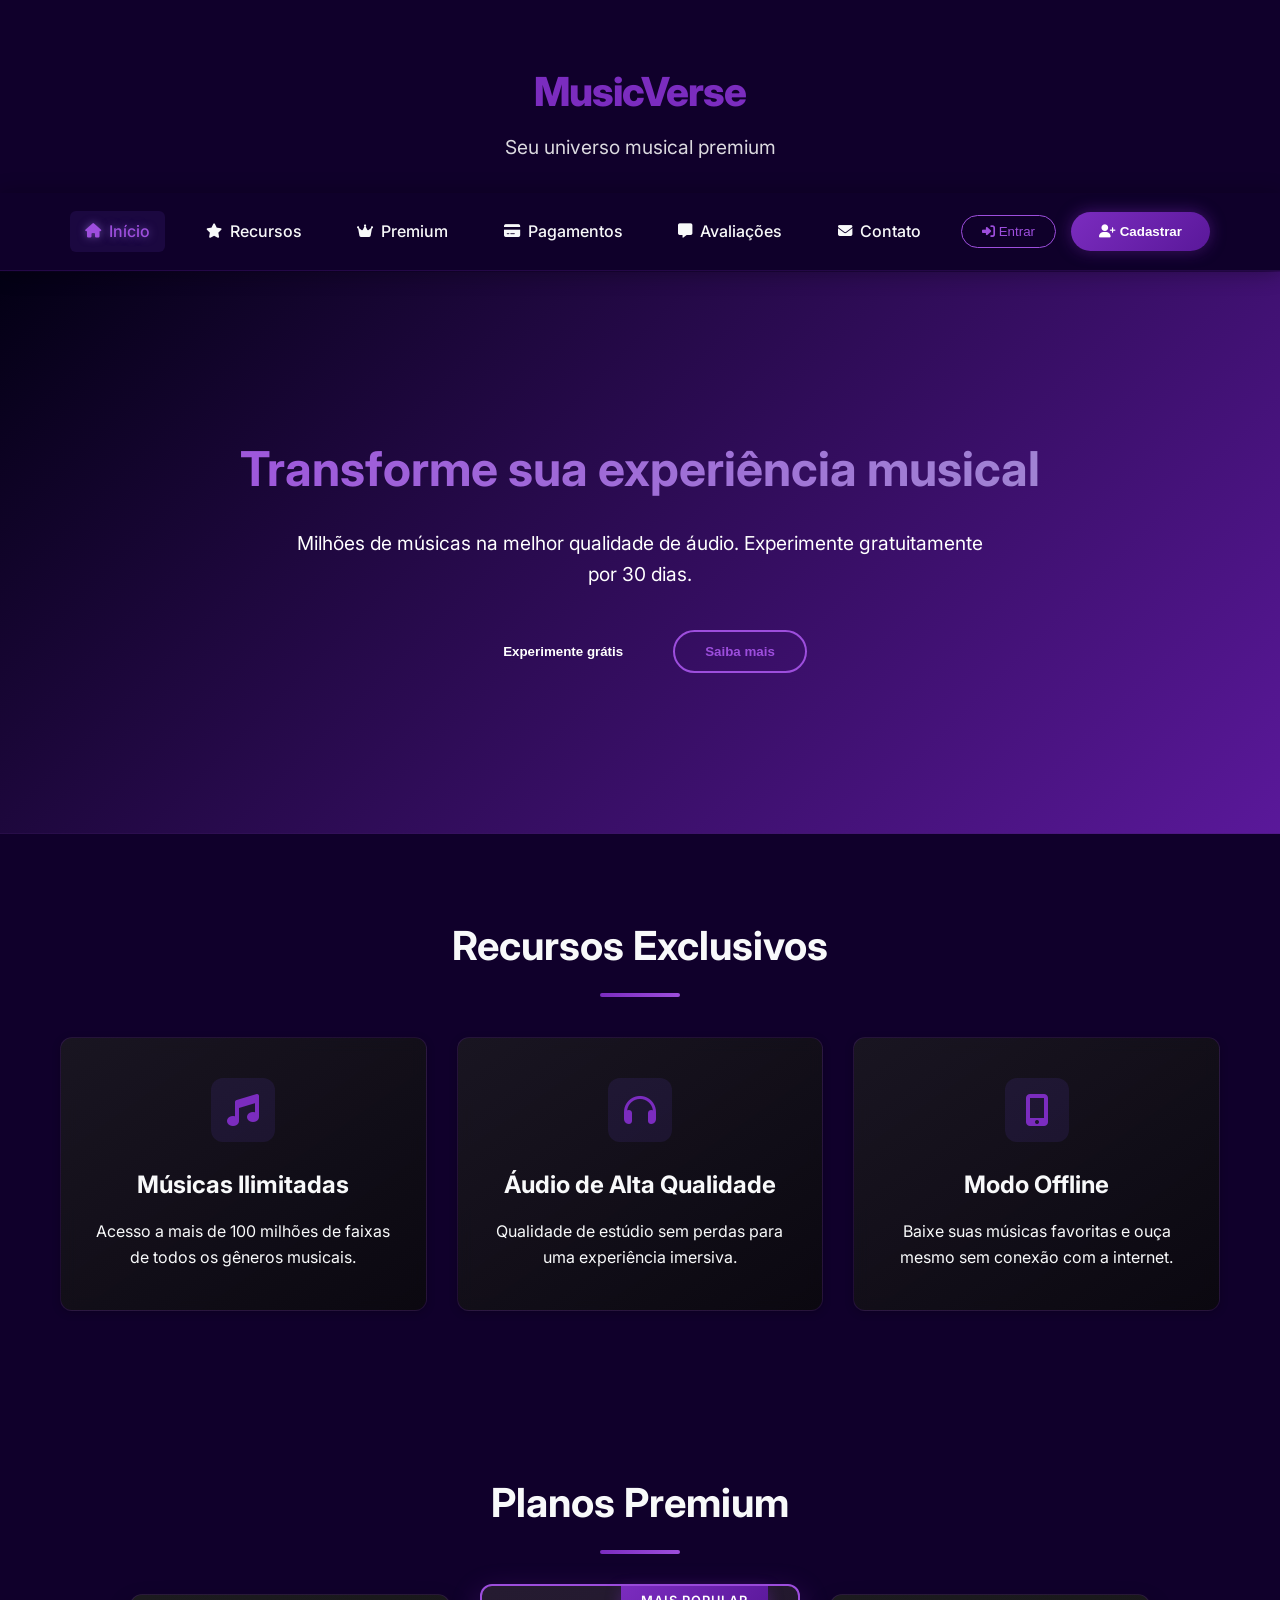
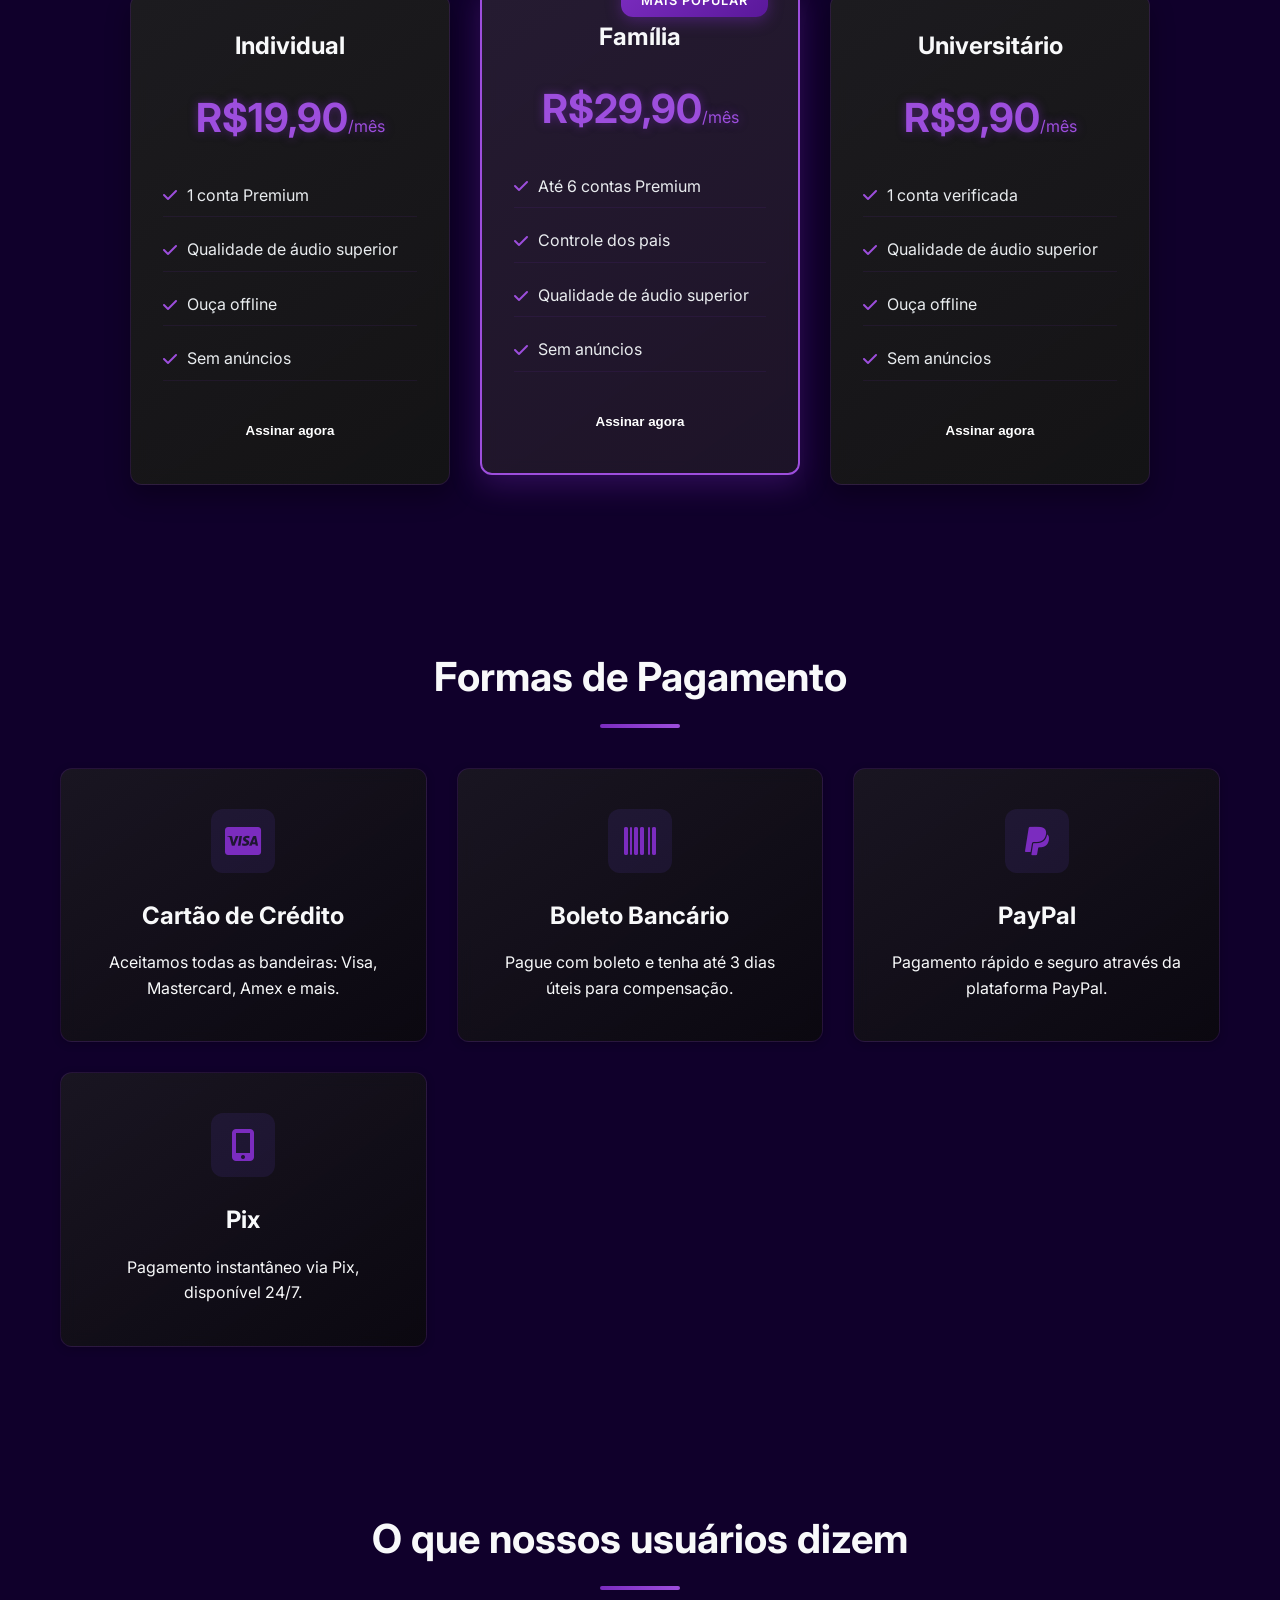
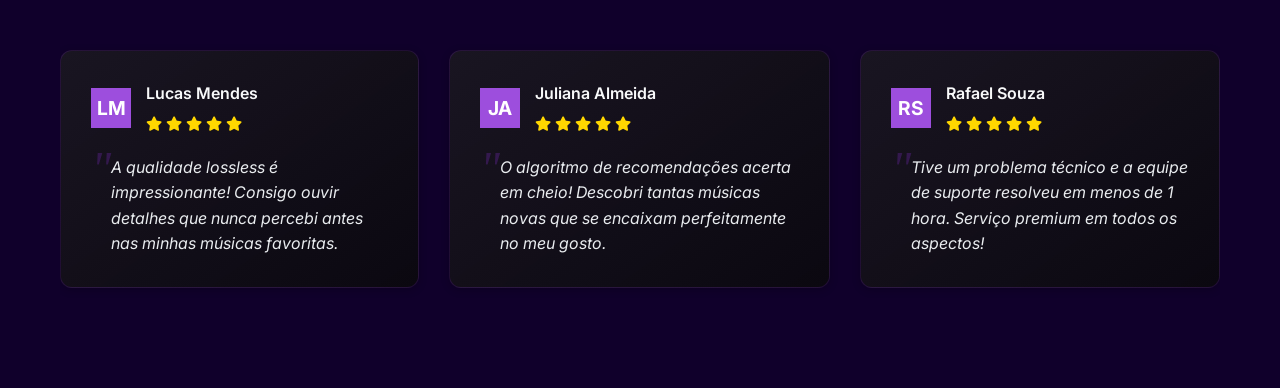
<file: index (2).html>
<!DOCTYPE html>
<html lang="pt-BR">
<head>
    <meta charset="UTF-8">
    <meta name="viewport" content="width=device-width, initial-scale=1.0">
    <title>MusicVerse | Streaming Musical Premium</title>
    <link rel="stylesheet" href="https://cdnjs.cloudflare.com/ajax/libs/font-awesome/6.4.0/css/all.min.css">
    <link href="https://fonts.googleapis.com/css2?family=Inter:wght@400;500;600;700&display=swap" rel="stylesheet">
    <style>
        /* ===== VARIÁVEIS ===== */
        :root {
            --primary: #7b2cbf;
            --primary-light: #9d4edd;
            --primary-dark: #5a189a;
            --bg: #10002b;
            --bg-dark: #030014;
            --text: #f8f9fa;
            --text-light: #e9ecef;
            --white: #ffffff;
            --shadow-sm: 0 2px 8px rgba(0,0,0,0.2);
            --shadow-md: 0 6px 12px rgba(0,0,0,0.25);
            --shadow-lg: 0 12px 24px rgba(0,0,0,0.3);
            --glow: 0 0 15px rgba(123, 44, 191, 0.5);
            --radius-sm: 6px;
            --radius-md: 12px;
            --radius-lg: 24px;
            --transition: all 0.3s cubic-bezier(0.25, 0.8, 0.25, 1);
        }

        /* ===== RESET ===== */
        * {
            margin: 0;
            padding: 0;
            box-sizing: border-box;
        }

        body {
            font-family: 'Inter', -apple-system, BlinkMacSystemFont, sans-serif;
            background-color: var(--bg);
            color: var(--text);
            line-height: 1.6;
            -webkit-font-smoothing: antialiased;
            min-height: 100vh;
        }

        /* ===== LAYOUT ===== */
        .container {
            width: 100%;
            max-width: 1200px;
            margin: 0 auto;
            padding: 0 20px;
        }

        .section {
            padding: 80px 0;
        }

        .section-title {
            font-size: 2.5rem;
            text-align: center;
            margin-bottom: 40px;
            position: relative;
        }

        .section-title::after {
            content: '';
            display: block;
            width: 80px;
            height: 4px;
            background: linear-gradient(to right, var(--primary), var(--primary-light));
            margin: 15px auto 0;
            border-radius: var(--radius-md);
        }

        /* ===== COMPONENTES ===== */
        /* Header */
        .header {
            background: transparent;
            padding: 60px 0 30px;
            text-align: center;
            position: relative;
            animation: fadeInDown 1s ease;
        }

        @keyframes fadeInDown {
            from {
                opacity: 0;
                transform: translateY(-30px);
            }
            to {
                opacity: 1;
                transform: translateY(0);
            }
        }

        .logo {
            font-size: 2.5rem;
            font-weight: 800;
            color: var(--primary);
            margin-bottom: 8px;
            letter-spacing: -1px;
        }

        .slogan {
            font-size: 1.2rem;
            color: rgba(255, 255, 255, 0.85);
        }

        /* Navigation */
        .navbar {
            background-color: rgba(16, 0, 43, 0.95);
            backdrop-filter: blur(12px);
            padding: 18px 0;
            position: sticky;
            top: 0;
            z-index: 100;
            border-bottom: 1px solid rgba(123, 44, 191, 0.2);
            box-shadow: 0 2px 20px rgba(0,0,0,0.3);
        }

        .navbar ul {
            display: flex;
            justify-content: space-between;
            align-items: center;
            list-style: none;
        }

        .navbar li {
            margin: 0 10px;
        }

        .navbar a {
            color: var(--light);
            text-decoration: none;
            font-weight: 500;
            padding: 8px 15px;
            border-radius: var(--radius-sm);
            transition: var(--transition-fast);
            display: flex;
            align-items: center;
            gap: 8px;
        }

        .navbar a:hover,
        .navbar a.active {
            color: var(--primary-light);
            background-color: rgba(138, 77, 255, 0.1);
            text-shadow: 0 0 8px rgba(179, 136, 255, 0.5);
        }

        .navbar a i {
            font-size: 0.9rem;
        }

        /* Auth Buttons */
        .auth-buttons {
            display: flex;
            align-items: center;
            gap: 15px;
        }

        .login-btn {
            padding: 8px 20px;
            border-radius: 20px;
            background-color: transparent;
            border: 1px solid var(--primary-light);
            color: var(--primary-light);
            font-weight: 500;
            cursor: pointer;
            transition: var(--transition-normal);
        }

        .login-btn:hover {
            background-color: rgba(138, 77, 255, 0.1);
        }

        .signup-btn {
            padding: 12px 28px;
            border-radius: 30px;
            background: linear-gradient(135deg, var(--primary) 0%, var(--primary-dark) 100%);
            color: white;
            font-weight: 600;
            cursor: pointer;
            transition: all 0.3s ease;
            border: none;
            box-shadow: var(--shadow-sm), var(--glow);
            position: relative;
            overflow: hidden;
        }

        .signup-btn::before {
            content: '';
            position: absolute;
            top: 0;
            left: -100%;
            width: 100%;
            height: 100%;
            background: linear-gradient(90deg, transparent, rgba(255,255,255,0.2), transparent);
            transition: 0.5s;
        }

        .signup-btn:hover::before {
            left: 100%;
        }

        .signup-btn:hover {
            background-color: var(--primary);
            box-shadow: var(--shadow-primary);
        }

        /* Hero Section */
        .hero {
            text-align: center;
            padding: 160px 0;
            background: linear-gradient(135deg, var(--bg-dark) 0%, var(--primary-dark) 100%);
            color: var(--white);
            position: relative;
            overflow: hidden;
            border-bottom: 1px solid rgba(123, 44, 191, 0.3);
        }
        
        .hero::before {
            content: '';
            position: absolute;
            top: 0;
            left: 0;
            width: 100%;
            height: 100%;
            background: radial-gradient(circle at 20% 50%, rgba(138, 77, 255, 0.15) 0%, transparent 50%);
            z-index: -1;
        }

        .hero h1 {
            font-size: 3rem;
            margin-bottom: 20px;
            background: linear-gradient(to right, var(--primary-light), #a18cd1);
            -webkit-background-clip: text;
            -webkit-text-fill-color: transparent;
        }

        .hero p {
            font-size: 1.2rem;
            color: var(--gray);
            max-width: 700px;
            margin: 0 auto 40px;
        }

        .cta-buttons {
            display: flex;
            justify-content: center;
            gap: 20px;
            margin-top: 30px;
        }

        .cta-primary {
            padding: 12px 30px;
            border-radius: 30px;
            background: var(--primary-gradient);
            color: white;
            font-weight: 600;
            text-decoration: none;
            transition: var(--transition-normal);
            border: none;
            cursor: pointer;
            box-shadow: var(--shadow-primary);
        }

        .cta-primary:hover {
            transform: translateY(-3px);
            box-shadow: 0 6px 20px rgba(106, 53, 255, 0.4);
        }

        .cta-secondary {
            padding: 12px 30px;
            border-radius: 30px;
            background-color: transparent;
            color: var(--primary-light);
            font-weight: 600;
            text-decoration: none;
            transition: var(--transition-normal);
            border: 2px solid var(--primary-light);
            cursor: pointer;
        }

        .cta-secondary:hover {
            background-color: rgba(138, 77, 255, 0.1);
            transform: translateY(-3px);
        }

        /* Features Section */
        .features-grid {
            display: grid;
            grid-template-columns: repeat(auto-fit, minmax(300px, 1fr));
            gap: 30px;
            margin-top: 40px;
        }

        .feature-card {
            background: linear-gradient(145deg, rgba(30, 30, 30, 0.7), rgba(10, 10, 10, 0.8));
            border-radius: var(--radius-md);
            padding: 40px 32px;
            text-align: center;
            transition: all 0.4s ease;
            border: 1px solid rgba(123, 44, 191, 0.2);
            box-shadow: var(--shadow-sm);
            backdrop-filter: blur(8px);
        }

        .feature-card:hover {
            transform: translateY(-8px);
            box-shadow: 0 15px 30px rgba(0,0,0,0.3);
            border-color: rgba(138, 77, 255, 0.3);
            background-color: rgba(40, 40, 40, 0.8);
        }

        .feature-card i {
            font-size: 2rem;
            color: var(--primary);
            margin-bottom: 24px;
            background-color: rgba(124, 77, 255, 0.1);
            width: 64px;
            height: 64px;
            display: flex;
            align-items: center;
            justify-content: center;
            border-radius: var(--radius-md);
            margin: 0 auto 24px;
        }

        .feature-card h3 {
            font-size: 1.5rem;
            margin-bottom: 15px;
        }

        .feature-card p {
            color: var(--gray);
        }

        /* Reviews Section Styles */
        .reviews-container {
            display: flex;
            gap: 30px;
            overflow-x: auto;
            padding: 20px 0;
            scrollbar-width: thin;
            scrollbar-color: var(--primary) var(--bg-dark);
        }

        .review-card {
            min-width: 300px;
            background: linear-gradient(145deg, rgba(30, 30, 30, 0.7), rgba(10, 10, 10, 0.8));
            border-radius: var(--radius-md);
            padding: 30px;
            border: 1px solid rgba(123, 44, 191, 0.2);
            box-shadow: var(--shadow-sm);
        }

        .review-header {
            display: flex;
            align-items: center;
            gap: 15px;
            margin-bottom: 20px;
        }

        .user-avatar {
            width: 50px;
            height: 50px;
            border-radius: 50%;
            background-color: var(--primary-light);
            display: flex;
            align-items: center;
            justify-content: center;
            color: white;
            font-weight: bold;
            font-size: 1.2rem;
        }

        .user-info {
            flex: 1;
        }

        .user-name {
            font-weight: 600;
            color: var(--text);
            margin-bottom: 5px;
        }

        .user-rating {
            color: #FFD700;
            font-size: 0.9rem;
        }

        .review-content {
            color: var(--text-light);
            line-height: 1.6;
            font-style: italic;
            position: relative;
            padding-left: 20px;
        }

        .review-content::before {
            content: '"';
            position: absolute;
            left: 0;
            top: -10px;
            font-size: 3rem;
            color: rgba(123, 44, 191, 0.3);
            font-family: serif;
            line-height: 1;
        }

        /* Premium Section */
        .pricing-cards {
            display: flex;
            justify-content: center;
            flex-wrap: wrap;
            gap: 30px;
            margin-top: 40px;
        }

        .pricing-card {
            background: linear-gradient(145deg, rgba(30, 30, 30, 0.9), rgba(20, 20, 20, 0.95));
            border-radius: var(--radius-md);
            padding: 32px;
            width: 100%;
            max-width: 320px;
            transition: var(--transition);
            position: relative;
            box-shadow: var(--shadow-lg);
            border: 1px solid rgba(123, 44, 191, 0.2);
            backdrop-filter: blur(8px);
        }

        .pricing-card.popular {
            background: linear-gradient(145deg, rgba(40, 30, 50, 0.9), rgba(30, 20, 40, 0.95));
            border: 2px solid var(--primary-light);
            transform: translateY(-10px);
            box-shadow: 0 10px 30px rgba(123, 44, 191, 0.3);
        }

        .popular-badge {
            position: absolute;
            top: 0;
            right: 30px;
            background: linear-gradient(135deg, var(--primary) 0%, var(--primary-dark) 100%);
            color: white;
            padding: 5px 20px;
            font-size: 0.8rem;
            font-weight: 600;
            border-bottom-left-radius: var(--radius-md);
            border-bottom-right-radius: var(--radius-md);
            box-shadow: 0 4px 15px rgba(123, 44, 191, 0.4);
            text-transform: uppercase;
            letter-spacing: 1px;
        }

        .pricing-card h3 {
            font-size: 1.5rem;
            margin-bottom: 20px;
            text-align: center;
        }

        .price {
            font-size: 2.5rem;
            font-weight: 700;
            text-align: center;
            margin-bottom: 25px;
            color: var(--primary-light);
            text-shadow: 0 0 10px rgba(123, 44, 191, 0.5);
        }

        .price span {
            font-size: 1rem;
            color: var(--gray);
            font-weight: 400;
        }

        .pricing-features {
            list-style: none;
            margin-bottom: 30px;
        }

        .pricing-features li {
            margin-bottom: 12px;
            color: var(--text-light);
            display: flex;
            align-items: center;
            gap: 10px;
            padding: 8px 0;
            border-bottom: 1px solid rgba(123, 44, 191, 0.1);
        }

        .pricing-features li i {
            color: var(--primary-light);
        }

        .btn-subscribe {
            width: 100%;
            padding: 12px;
            background: var(--primary-gradient);
            color: white;
            border: none;
            border-radius: var(--radius-md);
            font-weight: 600;
            cursor: pointer;
            transition: var(--transition-normal);
        }

        .btn-subscribe:hover {
            transform: translateY(-3px);
            box-shadow: var(--shadow-primary);
        }

        /* Auth Modal */
        .auth-modal {
            display: none;
            position: fixed;
            top: 0;
            left: 0;
            width: 100%;
            height: 100%;
            background-color: rgba(0, 0, 0, 0.8);
            z-index: 1000;
            justify-content: center;
            align-items: center;
        }

        .auth-container {
            background: rgba(30, 30, 30, 0.95);
            border-radius: var(--radius-md);
            width: 90%;
            max-width: 450px;
            padding: 40px;
            box-shadow: 0 10px 30px rgba(0,0,0,0.3);
            position: relative;
            border: 1px solid rgba(255,255,255,0.05);
            backdrop-filter: blur(10px);
        }

        .close-auth {
            position: absolute;
            top: 15px;
            right: 15px;
            font-size: 1.5rem;
            cursor: pointer;
            color: var(--gray);
            transition: var(--transition-fast);
        }

        .close-auth:hover {
            color: var(--light);
        }

        .auth-tabs {
            display: flex;
            margin-bottom: 30px;
            border-bottom: 1px solid rgba(255, 255, 255, 0.1);
        }

        .auth-tab {
            padding: 10px 20px;
            cursor: pointer;
            color: var(--gray);
            font-weight: 500;
            position: relative;
        }

        .auth-tab.active {
            color: var(--primary-light);
        }

        .auth-tab.active::after {
            content: '';
            position: absolute;
            bottom: -1px;
            left: 0;
            width: 100%;
            height: 2px;
            background-color: var(--primary-light);
        }

        .auth-form {
            display: none;
        }

        .auth-form.active {
            display: block;
        }

        .form-group {
            margin-bottom: 20px;
        }

        .form-group label {
            display: block;
            margin-bottom: 8px;
            font-weight: 500;
        }

        .form-control {
            width: 100%;
            padding: 12px 15px;
            background-color: rgba(255, 255, 255, 0.05);
            border: 1px solid rgba(255, 255, 255, 0.1);
            border-radius: var(--radius-md);
            color: var(--light);
            font-size: 1rem;
            transition: var(--transition-normal);
        }

        .form-control:focus {
            outline: none;
            border-color: var(--primary-light);
            box-shadow: 0 0 0 3px rgba(138, 77, 255, 0.2);
        }

        .submit-btn {
            width: 100%;
            padding: 12px;
            background: var(--primary-gradient);
            color: white;
            border: none;
            border-radius: var(--radius-md);
            font-size: 1rem;
            font-weight: 600;
            cursor: pointer;
            transition: var(--transition-normal);
            margin-top: 10px;
        }

        .submit-btn:hover {
            transform: translateY(-2px);
            box-shadow: var(--shadow-primary);
        }

        /* User Menu */
        .user-menu {
            display: none;
            position: relative;
        }

        .user-avatar {
            width: 40px;
            height: 40px;
            border-radius: var(--radius-circle);
            background-color: var(--primary-light);
            display: flex;
            align-items: center;
            justify-content: center;
            cursor: pointer;
            color: white;
        }

        .dropdown-menu {
            display: none;
            position: absolute;
            right: 0;
            top: 50px;
            background-color: var(--dark-light);
            min-width: 200px;
            border-radius: var(--radius-md);
            box-shadow: var(--shadow-lg);
            z-index: 100;
            overflow: hidden;
        }

        .dropdown-menu a {
            display: block;
            padding: 12px 20px;
            color: var(--light);
            text-decoration: none;
            transition: var(--transition-fast);
            display: flex;
            align-items: center;
            gap: 10px;
        }

        .dropdown-menu a:hover {
            background-color: rgba(255, 255, 255, 0.05);
            color: var(--primary-light);
        }

        .dropdown-menu a i {
            width: 20px;
            text-align: center;
        }

        .show {
            display: block;
        }

        /* Responsividade */
        @media (max-width: 992px) {
            .section {
                padding: 60px 0;
            }
            
            .hero h1 {
                font-size: 2.5rem;
            }
            
            .section-title {
                font-size: 2rem;
            }
            
            .features-grid {
                grid-template-columns: repeat(auto-fit, minmax(250px, 1fr));
            }
        }

        @media (max-width: 768px) {
            .navbar ul {
                flex-wrap: wrap;
                justify-content: center;
            }
            
            .auth-buttons {
                margin: 15px 0 0;
            }
            
            .hero {
                padding: 80px 0;
            }
            
            .hero h1 {
                font-size: 2rem;
            }
            
            .cta-buttons {
                flex-direction: column;
                align-items: center;
            }
            
            .cta-primary,
            .cta-secondary {
                width: 100%;
                max-width: 250px;
            }
        }

        @media (max-width: 576px) {
            .section {
                padding: 50px 0;
            }
            
            .section-title {
                font-size: 1.8rem;
            }
            
            .auth-container {
                padding: 30px 20px;
            }
            
            .auth-tab {
                padding: 10px 15px;
                font-size: 0.9rem;
            }
        }
    </style>
</head>
<body>
    <!-- Header -->
    <header class="header">
        <div class="container">
            <div class="logo">MusicVerse</div>
            <div class="slogan">Seu universo musical premium</div>
        </div>
    </header>
    
    <!-- Navigation -->
    <nav class="navbar">
        <div class="container">
            <ul>
                <li><a href="#home" class="active"><i class="fas fa-home"></i> Início</a></li>
                <li><a href="#features"><i class="fas fa-star"></i> Recursos</a></li>
                <li><a href="#premium"><i class="fas fa-crown"></i> Premium</a></li>
                <li><a href="#payments"><i class="fas fa-credit-card"></i> Pagamentos</a></li>
                <li><a href="#reviews"><i class="fas fa-comment-alt"></i> Avaliações</a></li>
                <li><a href="#contact"><i class="fas fa-envelope"></i> Contato</a></li>
                <li class="auth-buttons">
                    <button class="login-btn" id="openLogin"><i class="fas fa-sign-in-alt"></i> Entrar</button>
                    <button class="signup-btn" id="openSignup"><i class="fas fa-user-plus"></i> Cadastrar</button>
                    <div class="user-menu" id="userMenu">
                        <div class="user-avatar" id="userAvatar">
                            <i class="fas fa-user"></i>
                        </div>
                        <div class="dropdown-menu" id="dropdownMenu">
                            <a href="#"><i class="fas fa-user-circle"></i> Perfil</a>
                            <a href="#"><i class="fas fa-cog"></i> Configurações</a>
                            <a href="#"><i class="fas fa-headphones"></i> Playlists</a>
                            <a href="#" id="logoutBtn"><i class="fas fa-sign-out-alt"></i> Sair</a>
                        </div>
                    </div>
                </li>
            </ul>
        </div>
    </nav>

    <!-- Main Content -->
    <main>
        <!-- Hero Section -->
        <section class="hero section" id="home">
            <div class="container">
                <h1>Transforme sua experiência musical</h1>
                <p>Milhões de músicas na melhor qualidade de áudio. Experimente gratuitamente por 30 dias.</p>
                <div class="cta-buttons">
                    <button class="cta-primary" id="openSignupHero">Experimente grátis</button>
                    <button class="cta-secondary" id="openLoginHero">Saiba mais</button>
                </div>
            </div>
        </section>

        <!-- Features Section -->
        <section class="section" id="features">
            <div class="container">
                <h2 class="section-title">Recursos Exclusivos</h2>
                <div class="features-grid">
                    <div class="feature-card">
                        <i class="fas fa-music"></i>
                        <h3>Músicas Ilimitadas</h3>
                        <p>Acesso a mais de 100 milhões de faixas de todos os gêneros musicais.</p>
                    </div>
                    <div class="feature-card">
                        <i class="fas fa-headphones"></i>
                        <h3>Áudio de Alta Qualidade</h3>
                        <p>Qualidade de estúdio sem perdas para uma experiência imersiva.</p>
                    </div>
                    <div class="feature-card">
                        <i class="fas fa-mobile-alt"></i>
                        <h3>Modo Offline</h3>
                        <p>Baixe suas músicas favoritas e ouça mesmo sem conexão com a internet.</p>
                    </div>
                </div>
            </div>
        </section>

        <!-- Premium Section -->
        <section class="section" id="premium">
            <div class="container">
                <h2 class="section-title">Planos Premium</h2>
                <div class="pricing-cards">
                    <div class="pricing-card">
                        <h3>Individual</h3>
                        <p class="price">R$19,90<span>/mês</span></p>
                        <ul class="pricing-features">
                            <li><i class="fas fa-check"></i> 1 conta Premium</li>
                            <li><i class="fas fa-check"></i> Qualidade de áudio superior</li>
                            <li><i class="fas fa-check"></i> Ouça offline</li>
                            <li><i class="fas fa-check"></i> Sem anúncios</li>
                        </ul>
                        <button class="btn-subscribe">Assinar agora</button>
                    </div>
                    <div class="pricing-card popular">
                        <span class="popular-badge">Mais popular</span>
                        <h3>Família</h3>
                        <p class="price">R$29,90<span>/mês</span></p>
                        <ul class="pricing-features">
                            <li><i class="fas fa-check"></i> Até 6 contas Premium</li>
                            <li><i class="fas fa-check"></i> Controle dos pais</li>
                            <li><i class="fas fa-check"></i> Qualidade de áudio superior</li>
                            <li><i class="fas fa-check"></i> Sem anúncios</li>
                        </ul>
                        <button class="btn-subscribe">Assinar agora</button>
                    </div>
                    <div class="pricing-card">
                        <h3>Universitário</h3>
                        <p class="price">R$9,90<span>/mês</span></p>
                        <ul class="pricing-features">
                            <li><i class="fas fa-check"></i> 1 conta verificada</li>
                            <li><i class="fas fa-check"></i> Qualidade de áudio superior</li>
                            <li><i class="fas fa-check"></i> Ouça offline</li>
                            <li><i class="fas fa-check"></i> Sem anúncios</li>
                        </ul>
                        <button class="btn-subscribe">Assinar agora</button>
                    </div>
                </div>
            </div>
        </section>

        <!-- Payment Methods Section -->
        <section class="section" id="payments">
            <div class="container">
                <h2 class="section-title">Formas de Pagamento</h2>
                <div class="features-grid">
                    <div class="feature-card">
                        <i class="fab fa-cc-visa"></i>
                        <h3>Cartão de Crédito</h3>
                        <p>Aceitamos todas as bandeiras: Visa, Mastercard, Amex e mais.</p>
                    </div>
                    <div class="feature-card">
                        <i class="fas fa-barcode"></i>
                        <h3>Boleto Bancário</h3>
                        <p>Pague com boleto e tenha até 3 dias úteis para compensação.</p>
                    </div>
                    <div class="feature-card">
                        <i class="fab fa-paypal"></i>
                        <h3>PayPal</h3>
                        <p>Pagamento rápido e seguro através da plataforma PayPal.</p>
                    </div>
                    <div class="feature-card">
                        <i class="fas fa-mobile-alt"></i>
                        <h3>Pix</h3>
                        <p>Pagamento instantâneo via Pix, disponível 24/7.</p>
                    </div>
                </div>
            </div>
        </section>

        <!-- Reviews Section -->
        <section class="section" id="reviews">
            <div class="container">
                <h2 class="section-title">O que nossos usuários dizem</h2>
                <div class="reviews-container">
                    <div class="review-card">
                        <div class="review-header">
                            <div class="user-avatar">LM</div>
                            <div class="user-info">
                                <div class="user-name">Lucas Mendes</div>
                                <div class="user-rating">
                                    <i class="fas fa-star"></i>
                                    <i class="fas fa-star"></i>
                                    <i class="fas fa-star"></i>
                                    <i class="fas fa-star"></i>
                                    <i class="fas fa-star"></i>
                                </div>
                            </div>
                        </div>
                        <div class="review-content">
                            A qualidade lossless é impressionante! Consigo ouvir detalhes que nunca percebi antes nas minhas músicas favoritas.
                        </div>
                    </div>
                    <div class="review-card">
                        <div class="review-header">
                            <div class="user-avatar">JA</div>
                            <div class="user-info">
                                <div class="user-name">Juliana Almeida</div>
                                <div class="user-rating">
                                    <i class="fas fa-star"></i>
                                    <i class="fas fa-star"></i>
                                    <i class="fas fa-star"></i>
                                    <i class="fas fa-star"></i>
                                    <i class="fas fa-star"></i>
                                </div>
                            </div>
                        </div>
                        <div class="review-content">
                            O algoritmo de recomendações acerta em cheio! Descobri tantas músicas novas que se encaixam perfeitamente no meu gosto.
                        </div>
                    </div>
                    <div class="review-card">
                        <div class="review-header">
                            <div class="user-avatar">RS</div>
                            <div class="user-info">
                                <div class="user-name">Rafael Souza</div>
                                <div class="user-rating">
                                    <i class="fas fa-star"></i>
                                    <i class="fas fa-star"></i>
                                    <i class="fas fa-star"></i>
                                    <i class="fas fa-star"></i>
                                    <i class="fas fa-star"></i>
                                </div>
                            </div>
                        </div>
                        <div class="review-content">
                            Tive um problema técnico e a equipe de suporte resolveu em menos de 1 hora. Serviço premium em todos os aspectos!
                        </div>
                    </div>
                </div>
            </div>
        </section>
    </main>

    <!-- Auth Modal -->
    <div class="auth-modal" id="authModal">
        <div class="auth-container">
            <span class="close-auth" id="closeAuth">&times;</span>
            <div class="auth-tabs">
                <div class="auth-tab active" data-tab="login">Entrar</div>
                <div class="auth-tab" data-tab="signup">Cadastrar</div>
            </div>
            <form class="auth-form active" id="loginForm">
                <div class="form-group">
                    <label for="loginEmail">Email</label>
                    <input type="email" id="loginEmail" class="form-control" placeholder="seu@email.com" required>
                </div>
                <div class="form-group">
                    <label for="loginPassword">Senha</label>
                    <input type="password" id="loginPassword" class="form-control" placeholder="••••••••" required>
                </div>
                <button type="submit" class="submit-btn">Entrar</button>
            </form>
            <form class="auth-form" id="signupForm">
                <div class="form-group">
                    <label for="signupName">Nome completo</label>
                    <input type="text" id="signupName" class="form-control" placeholder="Seu nome" required>
                </div>
                <div class="form-group">
                    <label for="signupEmail">Email</label>
                    <input type="email" id="signupEmail" class="form-control" placeholder="seu@email.com" required>
                </div>
                <div class="form-group">
                    <label for="signupPassword">Senha</label>
                    <input type="password" id="signupPassword" class="form-control" placeholder="••••••••" required minlength="6">
                </div>
                <button type="submit" class="submit-btn">Cadastrar</button>
            </form>
        </div>
    </div>

    <script>
        // ===== CONSTANTES =====
        const DOM = {
            authModal: document.getElementById('authModal'),
            openLogin: document.getElementById('openLogin'),
            openSignup: document.getElementById('openSignup'),
            openLoginHero: document.getElementById('openLoginHero'),
            openSignupHero: document.getElementById('openSignupHero'),
            closeAuth: document.getElementById('closeAuth'),
            loginForm: document.getElementById('loginForm'),
            signupForm: document.getElementById('signupForm'),
            tabs: document.querySelectorAll('.auth-tab'),
            forms: document.querySelectorAll('.auth-form'),
            userMenu: document.getElementById('userMenu'),
            userAvatar: document.getElementById('userAvatar'),
            dropdownMenu: document.getElementById('dropdownMenu'),
            logoutBtn: document.getElementById('logoutBtn')
        };

        // ===== ESTADO DA APLICAÇÃO =====
        const state = {
            isLoggedIn: localStorage.getItem('isLoggedIn') === 'true',
            userData: JSON.parse(localStorage.getItem('userData')) || {}
        };

        // ===== FUNÇÕES =====
        function initApp() {
            // Verifica se o usuário está logado
            if (state.isLoggedIn) {
                // Mostra o menu do usuário e esconde os botões de login/cadastro
                document.querySelector('.auth-buttons').style.display = 'none';
                DOM.userMenu.style.display = 'block';
                
                // Atualiza o avatar com a inicial do nome do usuário
                if (state.userData.name) {
                    DOM.userAvatar.innerHTML = state.userData.name.charAt(0).toUpperCase();
                }
            }
        }

        function toggleAuthModal() {
            DOM.authModal.style.display = DOM.authModal.style.display === 'flex' ? 'none' : 'flex';
            document.body.style.overflow = DOM.authModal.style.display === 'flex' ? 'hidden' : 'auto';
        }

        function switchAuthTab(tab) {
            // Remove a classe active de todas as abas e formulários
            DOM.tabs.forEach(t => t.classList.remove('active'));
            DOM.forms.forEach(f => f.classList.remove('active'));
            
            // Adiciona a classe active à aba clicada
            tab.classList.add('active');
            
            // Mostra o formulário correspondente
            const formId = `${tab.dataset.tab}Form`;
            document.getElementById(formId).classList.add('active');
        }

        function toggleUserMenu() {
            DOM.dropdownMenu.classList.toggle('show');
        }

        function handleLogin(e) {
            e.preventDefault();
            
            const email = DOM.loginForm.querySelector('#loginEmail').value;
            const password = DOM.loginForm.querySelector('#loginPassword').value;
            
            // Validação simples
            if (!email || !password) {
                alert('Por favor, preencha todos os campos');
                return;
            }
            
            // Simula um login bem-sucedido
            state.isLoggedIn = true;
            state.userData = {
                email: email,
                name: email.split('@')[0] // Usa parte do email como nome
            };
            
            // Salva no localStorage
            localStorage.setItem('isLoggedIn', 'true');
            localStorage.setItem('userData', JSON.stringify(state.userData));
            
            // Feedback visual
            alert('Login realizado com sucesso!');
            toggleAuthModal();
            location.reload();
        }

        function handleSignup(e) {
            e.preventDefault();
            
            const name = DOM.signupForm.querySelector('#signupName').value;
            const email = DOM.signupForm.querySelector('#signupEmail').value;
            const password = DOM.signupForm.querySelector('#signupPassword').value;
            
            // Validação simples
            if (!name || !email || !password) {
                alert('Por favor, preencha todos os campos');
                return;
            }
            
            if (password.length < 6) {
                alert('A senha deve ter pelo menos 6 caracteres');
                return;
            }
            
            // Simula um cadastro bem-sucedido
            state.isLoggedIn = true;
            state.userData = { name, email };
            
            // Salva no localStorage
            localStorage.setItem('isLoggedIn', 'true');
            localStorage.setItem('userData', JSON.stringify(state.userData));
            
            // Feedback visual
            alert('Cadastro realizado com sucesso!');
            toggleAuthModal();
            location.reload();
        }

        function handleLogout() {
            // Remove os dados de autenticação
            localStorage.removeItem('isLoggedIn');
            localStorage.removeItem('userData');
            
            // Recarrega a página para atualizar a interface
            location.reload();
        }

        // ===== EVENT LISTENERS =====
        // Abrir modal de login
        DOM.openLogin.addEventListener('click', () => {
            toggleAuthModal();
            switchAuthTab(document.querySelector('[data-tab="login"]'));
        });

        DOM.openLoginHero.addEventListener('click', () => {
            toggleAuthModal();
            switchAuthTab(document.querySelector('[data-tab="login"]'));
        });

        // Abrir modal de cadastro
        DOM.openSignup.addEventListener('click', () => {
            toggleAuthModal();
            switchAuthTab(document.querySelector('[data-tab="signup"]'));
        });

        DOM.openSignupHero.addEventListener('click', () => {
            toggleAuthModal();
            switchAuthTab(document.querySelector('[data-tab="signup"]'));
        });

        // Fechar modal
        DOM.closeAuth.addEventListener('click', toggleAuthModal);

        // Alternar entre abas
        DOM.tabs.forEach(tab => {
            tab.addEventListener('click', () => switchAuthTab(tab));
        });

        // Formulários
        DOM.loginForm.addEventListener('submit', handleLogin);
        DOM.signupForm.addEventListener('submit', handleSignup);

        // Menu do usuário
        DOM.userAvatar.addEventListener('click', toggleUserMenu);
        DOM.logoutBtn.addEventListener('click', handleLogout);

        // Fechar menu ao clicar fora
        window.addEventListener('click', (e) => {
            if (!e.target.matches('#userAvatar') && !e.target.closest('.dropdown-menu')) {
                if (DOM.dropdownMenu.classList.contains('show')) {
                    DOM.dropdownMenu.classList.remove('show');
                }
            }
            
            if (e.target === DOM.authModal) {
                toggleAuthModal();
            }
        });

        // Scroll suave para links internos
        document.querySelectorAll('a[href^="#"]').forEach(anchor => {
            anchor.addEventListener('click', function(e) {
                e.preventDefault();
                
                const targetId = this.getAttribute('href');
                const targetElement = document.querySelector(targetId);
                
                if (targetElement) {
                    window.scrollTo({
                        top: targetElement.offsetTop - 80,
                        behavior: 'smooth'
                    });
                }
            });
        });

        // Inicializa a aplicação
        initApp();
    </script>
</body>
</html>
</file>
